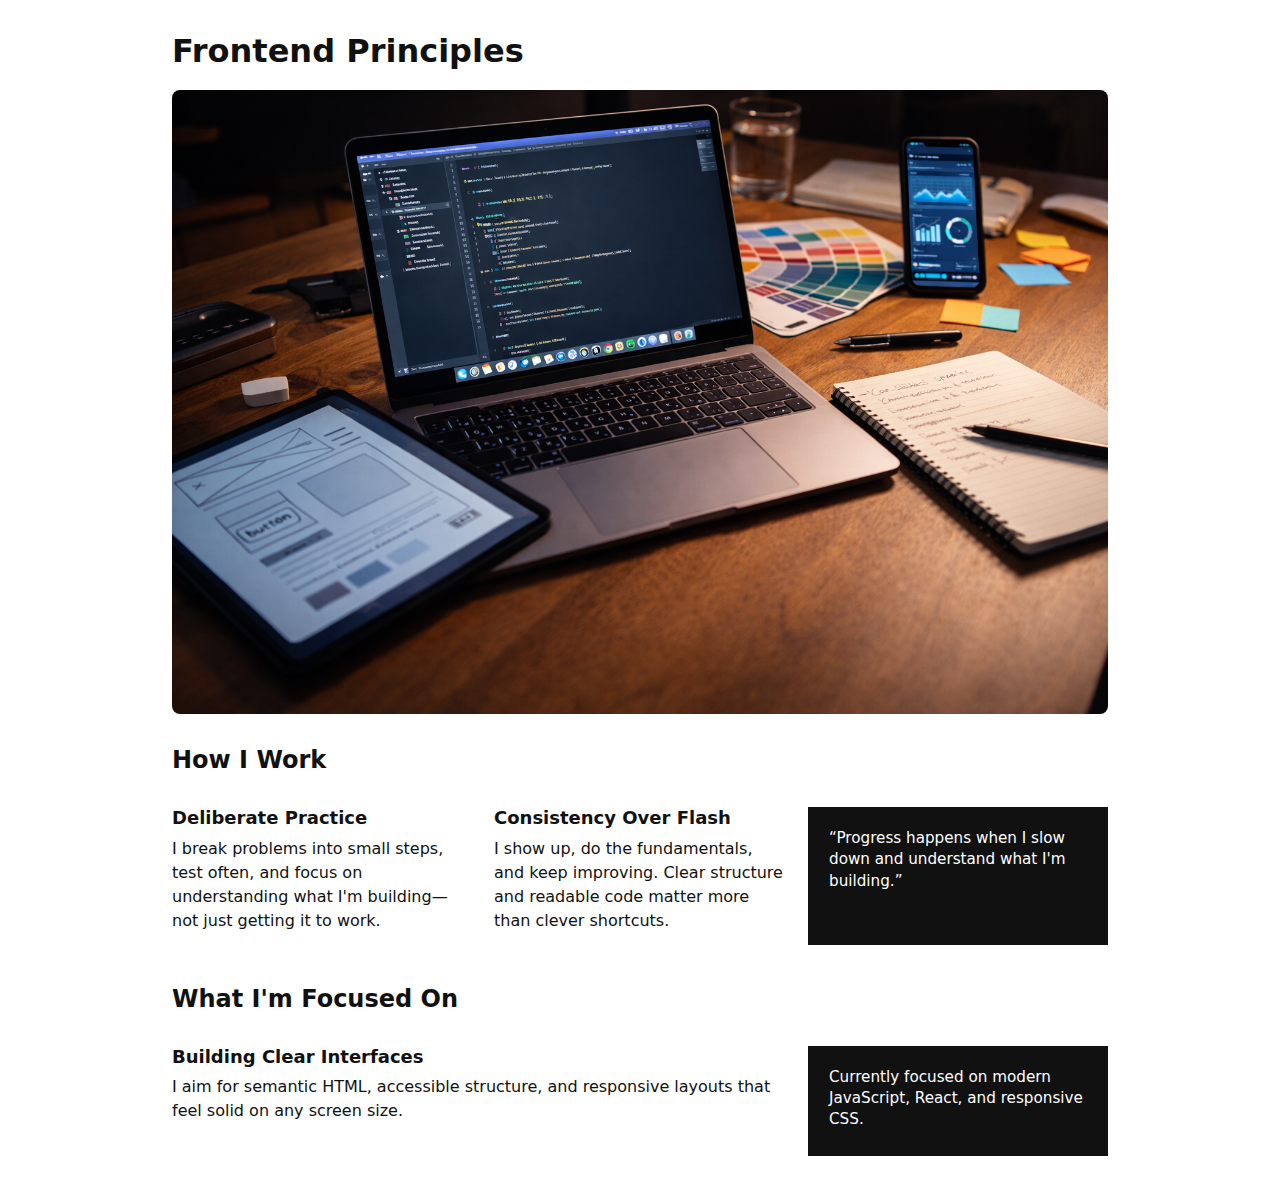
<file: index.html>
<!doctype html>
<html lang="en">
  <head>
    <meta charset="UTF-8" />
    <meta name="viewport" content="width=device-width, initial-scale=1.0" />
    <title>Frontend Principles</title>
    <link rel="stylesheet" href="./css/style.css" />
  </head>
  <body class="page">
    <div class="container">
        <header class="site-header">
          <h1>Frontend Principles</h1>
          <img
            class="hero"
            src="./images/projectCodeImg.png"
            alt="Front-end developer workspace with code and design tools"
          />
        </header>
        <main class="site-main">
          <section
            class="section section--three"
            aria-labelledby="principles-title"
          >
            <h2 id="principles-title">How I Work</h2>
            <article class="card">
              <h3>Deliberate Practice</h3>
              <p>
                I break problems into small steps, test often, and focus on
                understanding what I'm building—not just getting it to work.
              </p>
            </article>
            <article class="card">
              <h3>Consistency Over Flash</h3>
              <p>
                I show up, do the fundamentals, and keep improving. Clear structure
                and readable code matter more than clever shortcuts.
              </p>
            </article>
            <aside class="callout">
              <p>
                “Progress happens when I slow down and understand what I'm
                building.”
              </p>
            </aside>
          </section>
          <section class="section section--two" aria-labelledby="focus-title">
            <h2 id="focus-title">What I'm Focused On</h2>
            <article class="card">
              <h3>Building Clear Interfaces</h3>
              <p>
                I aim for semantic HTML, accessible structure, and responsive
                layouts that feel solid on any screen size.
              </p>
            </article>
            <aside class="callout">
              <p>
                Currently focused on modern JavaScript, React, and responsive CSS.
              </p>
            </aside>
          </section>
        </main>
    </div>
  </body>
</html>
</file>
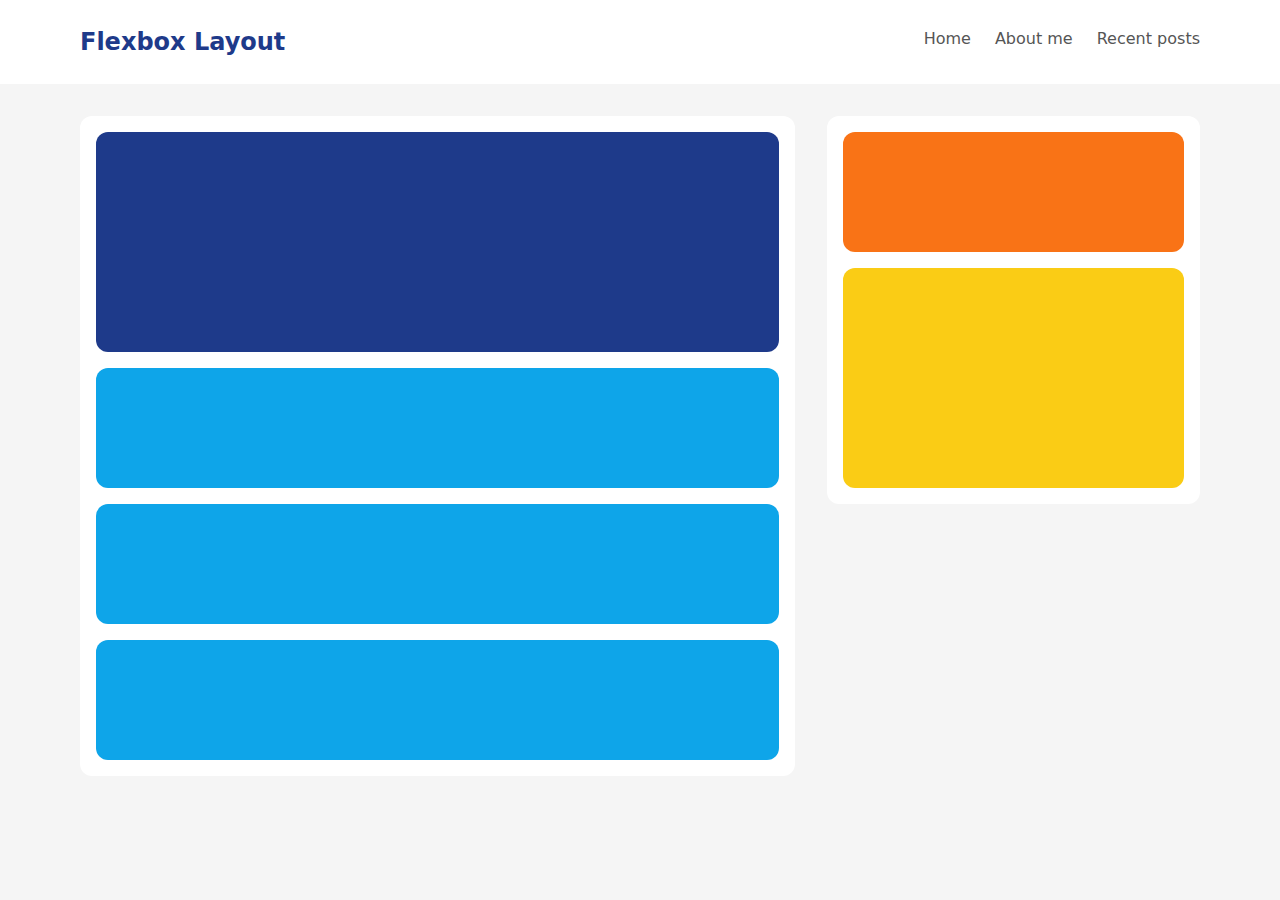
<file: 01-flexbox-blog-layout/index.html>
<!DOCTYPE html>
<html lang="en">
<head>
    <meta charset="UTF-8">
    <meta name="viewport" content="width=device-width, initial-scale=1.0">
    <title>Flexbox Blog Layout</title>
    <link rel="stylesheet" href="./style.css">
</head>
<body>
    
    <header class="site-header">
        <div class="container header-inner">
            <div class="brand">Flexbox Layout</div>
            <nav class="nav">
                <a href="#">Home</a>
                <a href="#">About me</a>
                <a href="#">Recent posts</a>
            </nav>
        </div>
    </header>

    <main class="page">
        <div class="container layout">
            <section class="feed">
                <div class="box box--hero"></div>
                <div class="box box--post"></div>
                <div class="box box--post"></div>
                <div class="box box--post"></div>
            </section>

            <aside class="sidebar">
                <div class="box box--side"></div>
                <div class="box box--side-tall"></div>
            </aside>
        </div>
    </main>

</body>
</html>
</file>
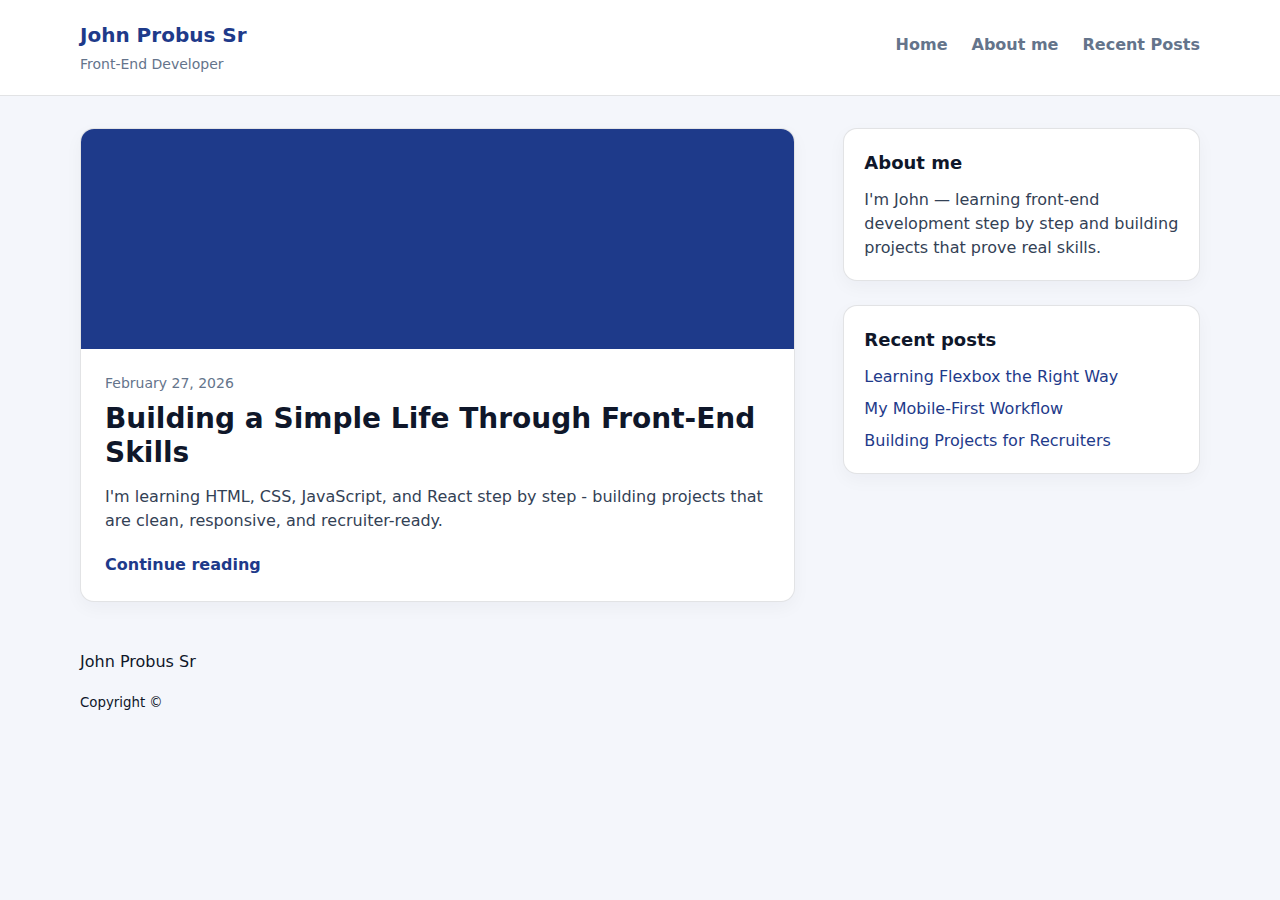
<file: 02-personal-blog-layout/index.html>
<!doctype html>
<html lang="en">
  <head>
    <meta charset="UTF-8" />
    <meta name="viewport" content="width=device-width, initial-scale=1.0" />
    <title>Personal Blog</title>
    <link rel="stylesheet" href="./style.css" />
  </head>
  <body>
    <header class="site-header">
      <div class="container header-inner">
        <a href="#" class="brand">
          <span class="brand__title">John Probus Sr</span>
          <span class="brand__tagline">Front-End Developer</span>
        </a>

        <nav class="nav" aria-label="Primary">
          <a href="#">Home</a>
          <a href="#">About me</a>
          <a href="#">Recent Posts</a>
        </nav>
      </div>
    </header>

    <main class="page">
      <div class="container layout">
        <article class="post">
          <div class="post__image"></div>
          <div class="post__body">
            <p class="post__meta">February 27, 2026</p>
            <h1 class="post__title">
              Building a Simple Life Through Front-End Skills
            </h1>
            <p class="post__text">
              I'm learning HTML, CSS, JavaScript, and React step by step -
              building projects that are clean, responsive, and recruiter-ready.
            </p>
            <a href="#" class="post__link">Continue reading</a>
          </div>
        </article>

        <aside class="sidebar">
          <section class="widget">
            <h2 class="widget__title">About me</h2>
            <p class="widget__text">
              I'm John — learning front-end development step by step and
              building projects that prove real skills.
            </p>
          </section>
          <section class="widget">
            <h2 class="widget__title">Recent posts</h2>
            <ul class="widget__list">
              <li><a href="#">Learning Flexbox the Right Way</a></li>
              <li><a href="#">My Mobile-First Workflow</a></li>
              <li><a href="#">Building Projects for Recruiters</a></li>
            </ul>
          </section>
        </aside>
      </div>
    </main>

    <footer class="site-footer">
      <div class="container footer-inner">
        <p>John Probus Sr</p>
        <small>Copyright &copy;</small>
      </div>
    </footer>
  </body>
</html>
</file>
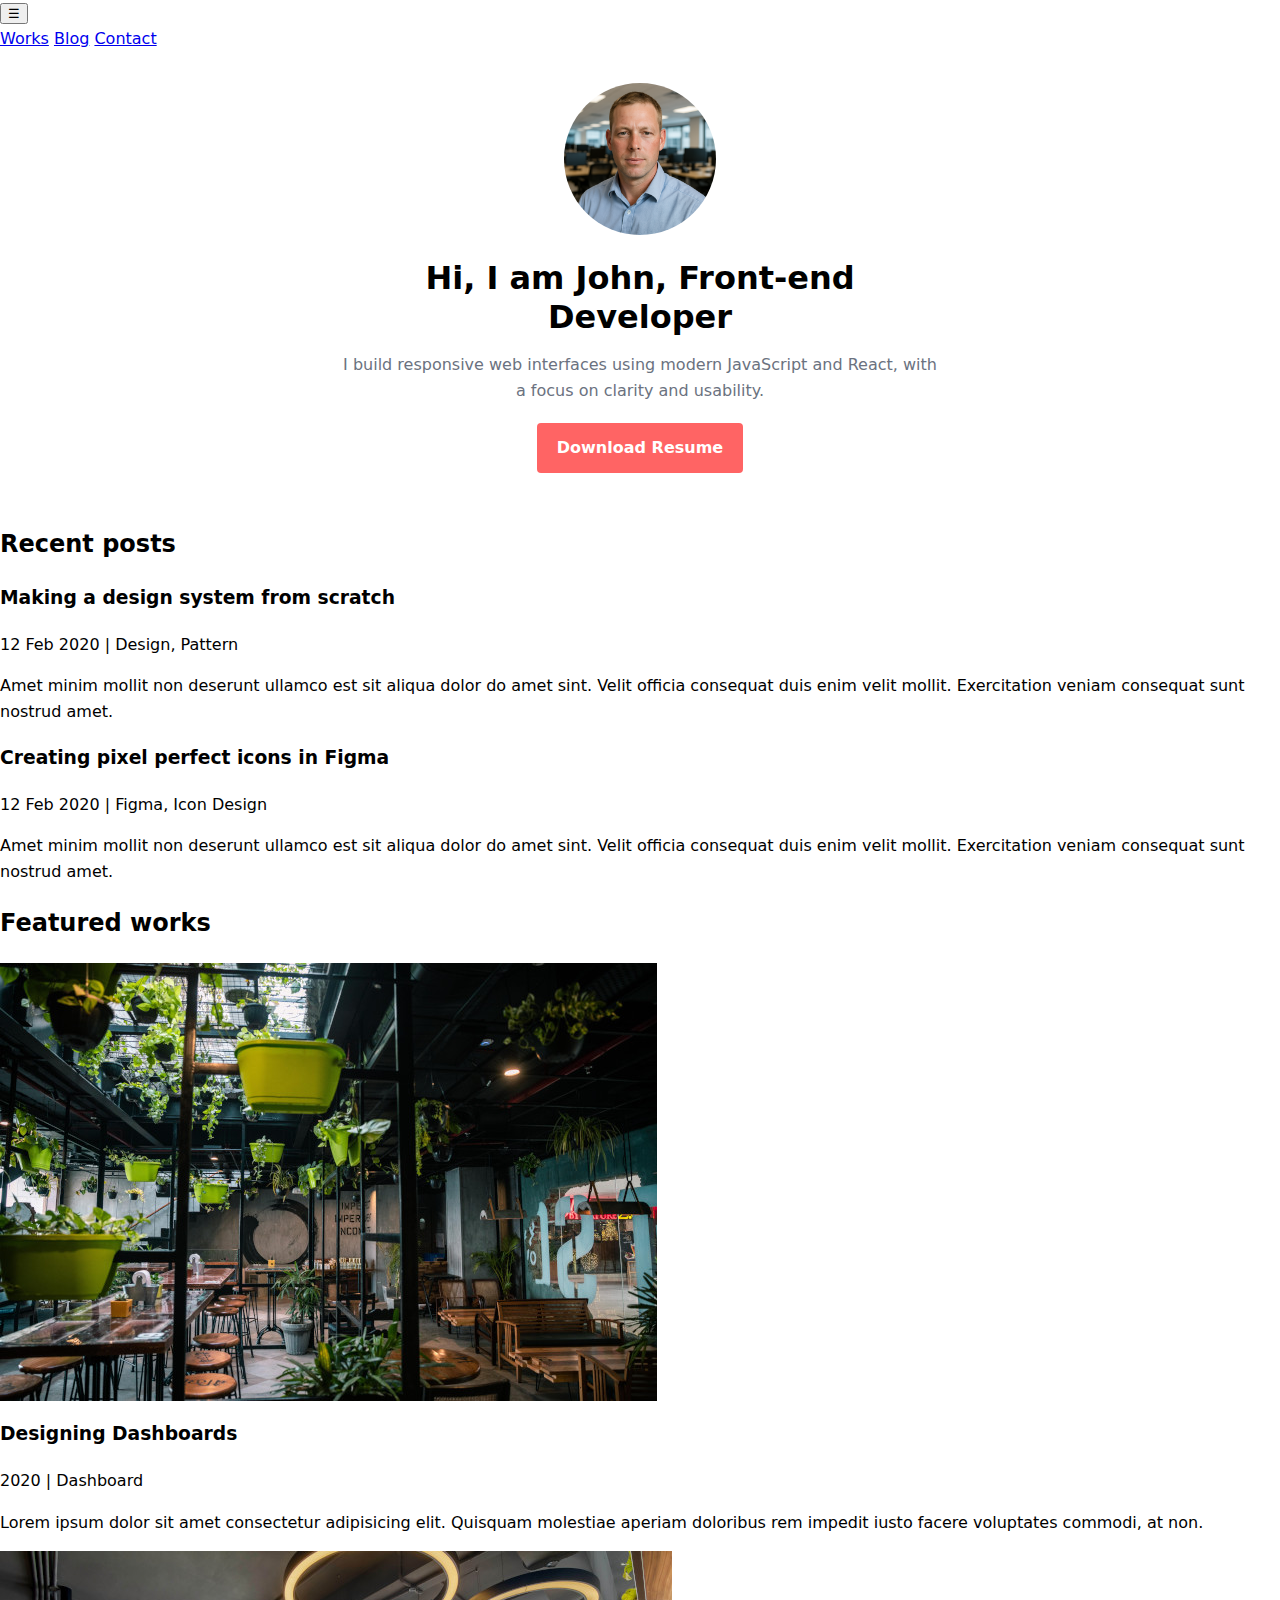
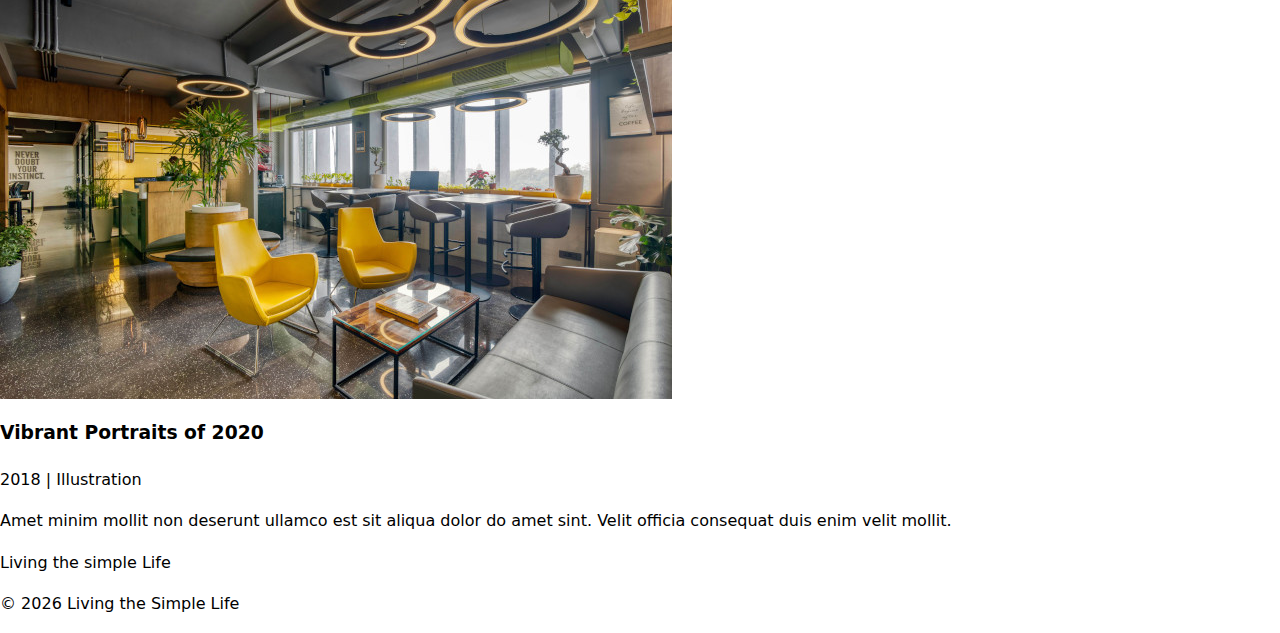
<file: Layout1/index.html>
<!doctype html>
<html lang="en">
  <head>
    <meta charset="UTF-8" />
    <meta name="viewport" content="width=device-width, initial-scale=1.0" />
    <title>Layout 1 Portfolio</title>
    <link rel="stylesheet" href="css/style.css" />
  </head>
  <body>
    <header class="site-header">
      <div class="container">
        <button class="site-header__menu" aria-label="Open menu">
          &#9776;
        </button>
        <nav class="site-header__nav" aria-label="Primary navigation">
          <a href="#">Works</a>
          <a href="#">Blog</a>
          <a href="#">Contact</a>
        </nav>
      </div>
    </header>

    <main>
      <section aria-label="Hero" class="hero">
        <div class="container">
          <img
            class="hero__image"
            src="./images/profile-picture.PNG"
            alt="Image of John Probus"
          />
          <div class="hero__content">
            <h1>Hi, I am John, Front-end Developer</h1>
            <p>
              I build responsive web interfaces using modern JavaScript and
              React, with a focus on clarity and usability.
            </p>
            <a href="#">Download Resume</a>
          </div>
        </div>
      </section>
      <section aria-label="Recent posts" class="recent-posts">
        <div class="container">
          <header>
            <h2>Recent posts</h2>
          </header>
          <div class="posts-grid">
            <article>
              <h3>Making a design system from scratch</h3>
              <p>12 Feb 2020 | Design, Pattern</p>
              <p>
                Amet minim mollit non deserunt ullamco est sit aliqua dolor do
                amet sint. Velit officia consequat duis enim velit mollit.
                Exercitation veniam consequat sunt nostrud amet.
              </p>
            </article>
            <article>
              <h3>Creating pixel perfect icons in Figma</h3>
              <p>12 Feb 2020 | Figma, Icon Design</p>
              <p>
                Amet minim mollit non deserunt ullamco est sit aliqua dolor do
                amet sint. Velit officia consequat duis enim velit mollit.
                Exercitation veniam consequat sunt nostrud amet.
              </p>
            </article>
          </div>
        </div>
      </section>
      <section aria-label="Featured works" class="featured-works">
        <div class="container">
          <h2>Featured works</h2>
          <article class="work">
            <img src="./images/sky-garden.jpg" alt="Design of a green house" />
            <div>
              <h3>Designing Dashboards</h3>
              <p class="work__meta">
                <span class="work__year">2020</span> |
                <span class="work__tag">Dashboard</span>
              </p>
              <p>
                Lorem ipsum dolor sit amet consectetur adipisicing elit.
                Quisquam molestiae aperiam doloribus rem impedit iusto facere
                voluptates commodi, at non.
              </p>
            </div>
          </article>
          <article class="work">
            <img src="./images/hygge.jpg" alt="Vibrant portraits project" />
            <div>
              <h3>Vibrant Portraits of 2020</h3>
              <p class="work__meta">
                <span class="work__year">2018</span> |
                <span class="work__tag">Illustration</span>
              </p>
              <p>
                Amet minim mollit non deserunt ullamco est sit aliqua dolor do
                amet sint. Velit officia consequat duis enim velit mollit.
              </p>
            </div>
          </article>
        </div>
      </section>
    </main>

    <footer class="site-footer">
      <div class="container footer-inner">
        <p class="footer-title">Living the simple Life</p>
        <p class="footer-copy">&copy; 2026 Living the Simple Life</p>
      </div>
    </footer>
  </body>
</html>
</file>
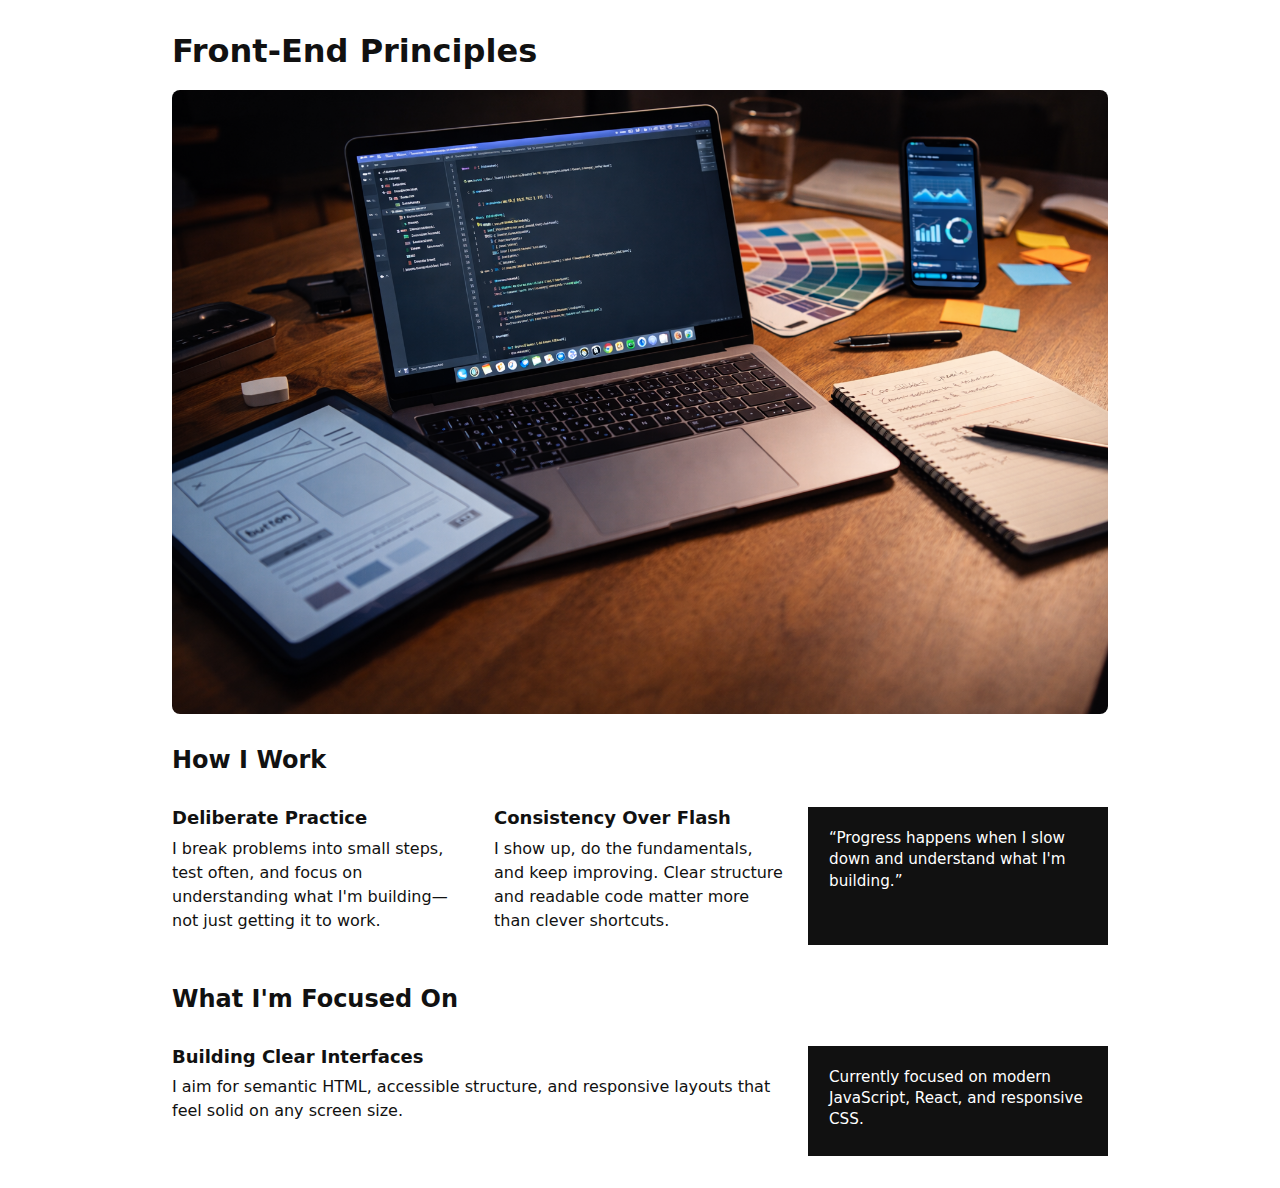
<file: layoutPractice1/index.html>
<!doctype html>
<html lang="en">
  <head>
    <meta charset="UTF-8" />
    <meta name="viewport" content="width=device-width, initial-scale=1.0" />
    <title>Frontend Principles</title>
    <link rel="stylesheet" href="./css/style.css" />
  </head>
  <body class="page">
    <div class="container">
        <header class="site-header">
          <h1>Front-End Principles</h1>
          <img
            class="hero"
            src="./images/projectCodeImg.png"
            alt="Front-end developer workspace with code and design tools"
          />
        </header>
        <main class="site-main">
          <section
            class="section section--three"
            aria-labelledby="principles-title"
          >
            <h2 id="principles-title">How I Work</h2>
            <article class="card">
              <h3>Deliberate Practice</h3>
              <p>
                I break problems into small steps, test often, and focus on
                understanding what I'm building—not just getting it to work.
              </p>
            </article>
            <article class="card">
              <h3>Consistency Over Flash</h3>
              <p>
                I show up, do the fundamentals, and keep improving. Clear structure
                and readable code matter more than clever shortcuts.
              </p>
            </article>
            <aside class="callout">
              <p>
                “Progress happens when I slow down and understand what I'm
                building.”
              </p>
            </aside>
          </section>
          <section class="section section--two" aria-labelledby="focus-title">
            <h2 id="focus-title">What I'm Focused On</h2>
            <article class="card">
              <h3>Building Clear Interfaces</h3>
              <p>
                I aim for semantic HTML, accessible structure, and responsive
                layouts that feel solid on any screen size.
              </p>
            </article>
            <aside class="callout">
              <p>
                Currently focused on modern JavaScript, React, and responsive CSS.
              </p>
            </aside>
          </section>
        </main>
    </div>
  </body>
</html>
</file>
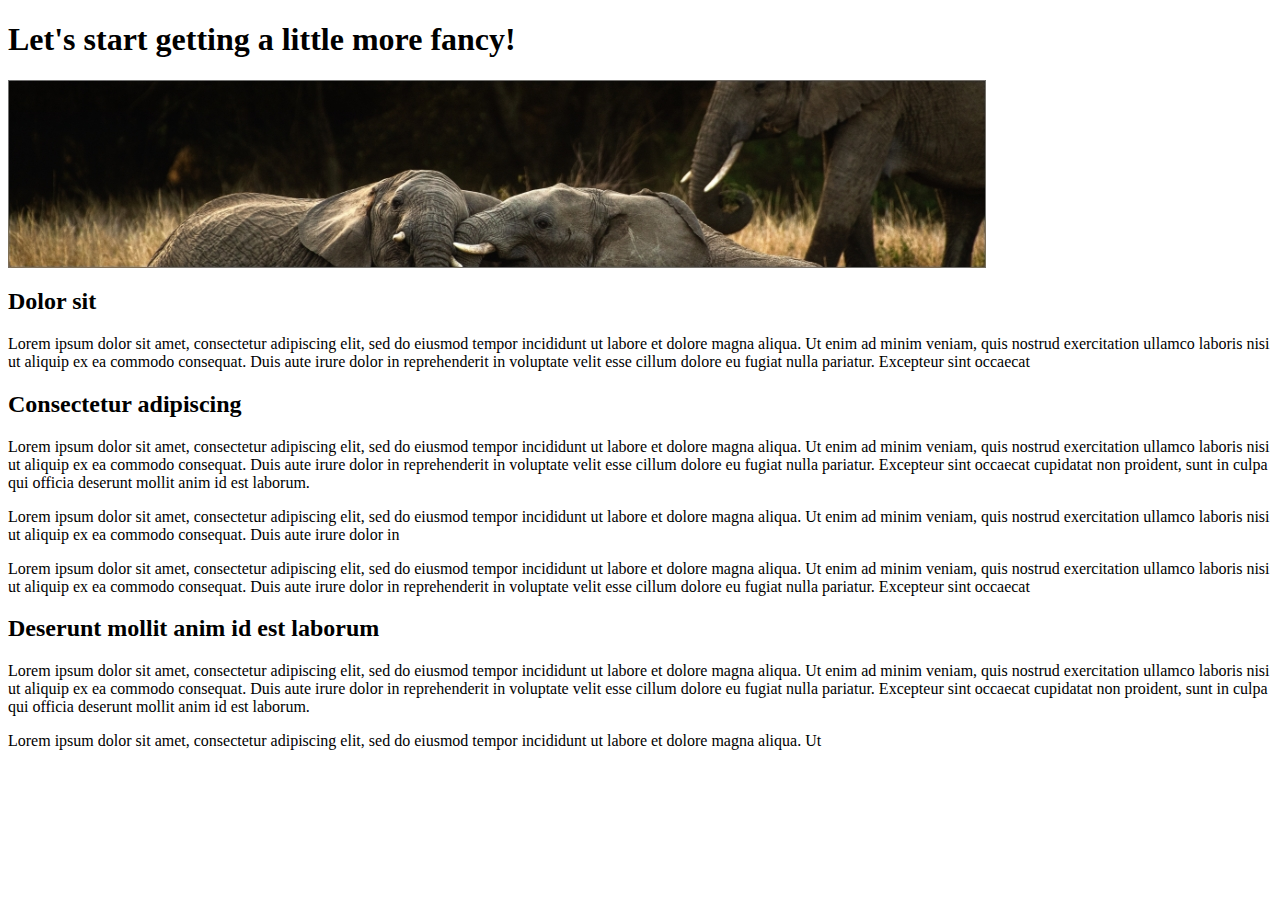
<file: layoutPractice2/index.html>
<!doctype html>
<html lang="en">
  <head>
    <meta charset="UTF-8" />
    <meta name="viewport" content="width=device-width, initial-scale=1.0" />
    <title>Responsive Design</title>
    <link rel="stylesheet" href="./css/style.css" />
  </head>
  <body>
    <div class="container">
      <h1>Let's start getting a little more fancy!</h1>
      <img src="./images/elephants.jpg" alt="Elephants playing in a field." />

      <div class="columns">
        <div class="col">
          <h2>Dolor sit</h2>
          <p>
            Lorem ipsum dolor sit amet, consectetur adipiscing elit, sed do
            eiusmod tempor incididunt ut labore et dolore magna aliqua. Ut enim
            ad minim veniam, quis nostrud exercitation ullamco laboris nisi ut
            aliquip ex ea commodo consequat. Duis aute irure dolor in
            reprehenderit in voluptate velit esse cillum dolore eu fugiat nulla
            pariatur. Excepteur sint occaecat
          </p>
        </div>
        <div class="col">
          <h2>Consectetur adipiscing</h2>
          <p>
            Lorem ipsum dolor sit amet, consectetur adipiscing elit, sed do
            eiusmod tempor incididunt ut labore et dolore magna aliqua. Ut enim
            ad minim veniam, quis nostrud exercitation ullamco laboris nisi ut
            aliquip ex ea commodo consequat. Duis aute irure dolor in
            reprehenderit in voluptate velit esse cillum dolore eu fugiat nulla
            pariatur. Excepteur sint occaecat cupidatat non proident, sunt in
            culpa qui officia deserunt mollit anim id est laborum.
          </p>
          <p>
            Lorem ipsum dolor sit amet, consectetur adipiscing elit, sed do
            eiusmod tempor incididunt ut labore et dolore magna aliqua. Ut enim
            ad minim veniam, quis nostrud exercitation ullamco laboris nisi ut
            aliquip ex ea commodo consequat. Duis aute irure dolor in
          </p>
        </div>
        <div class="col">
          <p>
            Lorem ipsum dolor sit amet, consectetur adipiscing elit, sed do
            eiusmod tempor incididunt ut labore et dolore magna aliqua. Ut enim
            ad minim veniam, quis nostrud exercitation ullamco laboris nisi ut
            aliquip ex ea commodo consequat. Duis aute irure dolor in
            reprehenderit in voluptate velit esse cillum dolore eu fugiat nulla
            pariatur. Excepteur sint occaecat
          </p>
        </div>
      </div>

      <div class="columns">
        <div class="col">
          <h2>Deserunt mollit anim id est laborum</h2>
          <p>
            Lorem ipsum dolor sit amet, consectetur adipiscing elit, sed do
            eiusmod tempor incididunt ut labore et dolore magna aliqua. Ut enim
            ad minim veniam, quis nostrud exercitation ullamco laboris nisi ut
            aliquip ex ea commodo consequat. Duis aute irure dolor in
            reprehenderit in voluptate velit esse cillum dolore eu fugiat nulla
            pariatur. Excepteur sint occaecat cupidatat non proident, sunt in
            culpa qui officia deserunt mollit anim id est laborum.
          </p>
        </div>
        <div class="col">
          <p>Lorem ipsum dolor sit amet, consectetur adipiscing elit, sed do eiusmod tempor incididunt ut labore et dolore magna aliqua. Ut</p>
        </div>
      </div>
    </div>
  </body>
</html>
</file>
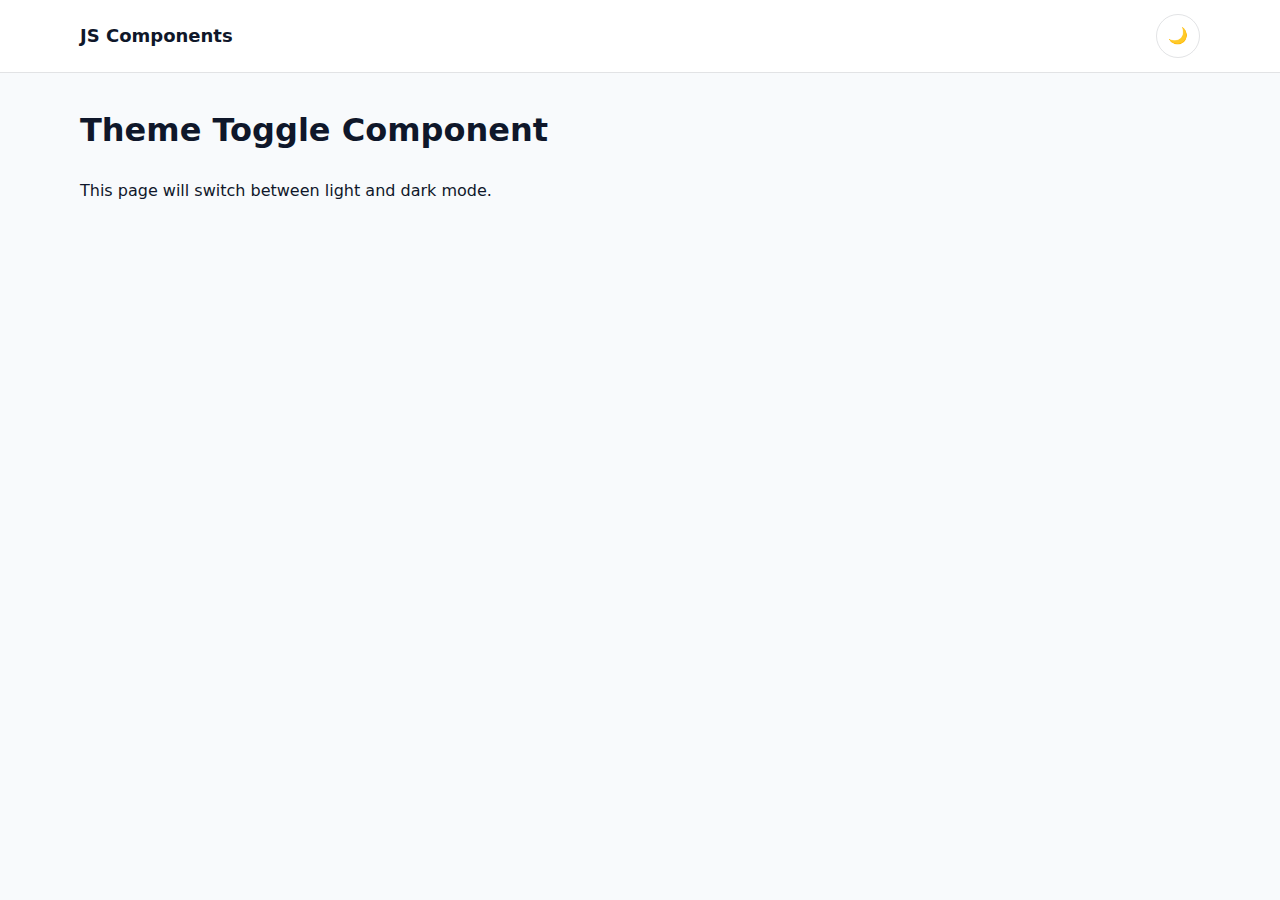
<file: theme-toggle/index.html>
<!doctype html>
<html lang="en">
  <head>
    <meta charset="UTF-8" />
    <meta name="viewport" content="width=device-width, initial-scale=1.0" />
    <title>Theme Toggle</title>
    <link rel="stylesheet" href="./style.css" />
  </head>
  <body>
    <header class="site-header">
      <div class="container header-inner">
        <a href="#" class="brand">JS Components</a>
        <button id="themeToggle" class="theme-toggle" aria-label="Toggle theme">
          🌙
        </button>
      </div>
    </header>

    <main class="container">
      <h1 id="toggleHeading">Theme Toggle Component</h1>
      <p>This page will switch between light and dark mode.</p>
    </main>

    <script src="./script.js"></script>
  </body>
</html>
</file>
<file: css/style.css>
*,
*::before,
*::after {
  box-sizing: border-box;
}

body {
  margin: 0;
  font-family:
    system-ui,
    -apple-system,
    BlinkMacSystemFont,
    'Segoe UI',
    Roboto,
    Oxygen,
    Ubuntu,
    Cantarell,
    'Open Sans',
    'Helvetica Neue',
    sans-serif;
  color: #111;
}

h1,
h2,
h3 {
  line-height: 1.2;
  margin-top: 0;
}

h1 {
  font-size: 2rem;
  margin-bottom: 1rem;
}

h2 {
  font-size: 1.5rem;
  margin-bottom: 1rem;
}

h3 {
  font-size: 1.125rem;
  margin-bottom: 0.5rem;
}

p {
  margin-top: 0;
  margin-bottom: 1rem;
}

.page {
  min-height: 100vh;
  line-height: 1.5;
}

.container {
  width: min(1000px, 100%);
  margin-inline: auto;
  padding-inline: clamp(1rem, 4vw, 2rem);
  padding-block: 2rem;
}

.site-header {
  margin-bottom: 2rem;
}

.site-header h1 {
  margin-bottom: 1.25rem;
}

.hero {
  display: block;
  max-width: 100%;
  height: auto;
  border-radius: 0.5rem;
}

.site-main {
  display: flex;
  flex-direction: column;
  gap: 2.5rem;
}

.section {
  display: flex;
  flex-direction: column;
  margin-bottom: 0;
  gap: 1.5rem;
}

.section > h2 {
  margin-bottom: 0.25rem;
}

.card {
  padding: 0;
}

.card p {
  margin-bottom: 0.75rem;
  max-width: 55ch;
}

.callout {
  background: #111;
  color: #fff;
  padding: 1.25rem;
  border: 1px solid #111;
  min-height: 110px;
}

.callout p {
  margin: 0;
  font-size: 0.95rem;
  line-height: 1.4;
}

.card,
.callout {
  display: flex;
  flex-direction: column;
}

@media (min-width: 800px) {
  .section {
    display: flex;
    flex-direction: row;
    flex-wrap: wrap;
    align-items: stretch;
  }

  .section > h2 {
    flex: 0 0 100%;
    margin-bottom: 0.5rem;
  }

  .section--three {
    flex-wrap: nowrap;
  }

  .section--three,
  .section--two {
    flex-wrap: wrap;
  }

  .section--two .callout {
    margin-left: auto;
  }

  .callout {
    flex: 0 0 300px;
  }

  .section--three .card {
    flex: 1 1 0;
    min-width: 0;
  }

  .section--two .card {
    flex: 1 1 auto;
    min-width: 0;
  }

  .section--three .card + .card {
    padding-left: 0.5rem;
  }

  .card p {
    max-width: 60ch;
  }
}
</file>
<file: 01-flexbox-blog-layout/style.css>
:root {
  --clr-bg: #f5f5f5;
  --clr-surface: #ffffff;
  --clr-primary: #1e3a8a;
  --clr-accent: #facc15;
  --clr-post: #0ea5e9;
  --clr-sidebar: #f97316;
}

*,
*::before,
*::after {
  box-sizing: border-box;
}

body {
  margin: 0;
  font-family: system-ui, sans-serif;
  line-height: 1.5;
  background: var(--clr-bg);
}

.site-header {
  background: var(--clr-surface);
  padding-block: 1.5rem;
}

.header-inner {
  display: flex;
  flex-direction: column;
  align-items: center;
  gap: 1rem;
}

.container {
  width: min(100% - 2rem, 70rem);
  margin-inline: auto;
}

.layout {
  display: flex;
  flex-direction: column;
  gap: 2rem;
}

.page {
    padding-block: 2rem;
}

.feed {
    display: flex;
    flex-direction: column;
}

.brand {
  font-size: 1.5rem;
  font-weight: 700;
  color: var(--clr-primary);
}

.nav {
  display: flex;
  gap: 1.5rem;
}

.nav a {
  text-decoration: none;
  color: #555;
  font-weight: 500;
  padding-bottom: 0.25rem;
  border-bottom: 2px solid transparent;
  transition: border-color 150ms ease, color 150ms ease;
}

.nav a:hover {
    color: var(--clr-primary);
    border-bottom-color: var(--clr-primary);
}

.box {
  border-radius: 12px;
  min-height: 120px;
}

.feed,
.sidebar {
    display: flex;
    flex-direction: column;
    gap: 1rem;
    background: var(--clr-surface);
    padding: 1rem;
    border-radius: 12px;
}

.box--hero {
  background: var(--clr-primary);
  min-height: 220px;
}

.box--post {
  background: var(--clr-post);
}

.box--side {
  background: var(--clr-sidebar);
}

.box--side-tall {
  min-height: 220px;
  background: var(--clr-accent);
}

@media (min-width: 768px) {
    .layout {
        flex-direction: row;
        align-items: flex-start;
    }

    .feed {
        flex: 2;
    }

    .sidebar {
        flex: 1;
    }

    .header-inner {
        flex-direction: row;
        justify-content: space-between;
        align-items: center;
    }
}
</file>
<file: 02-personal-blog-layout/style.css>
:root {
  --bg: #f4f6fb;
  --surface: #ffffff;
  --text: #0f172a;
  --muted: #64748b;
  --accent: #1e3a8a;
  --border: rgba(15, 23, 42, 0.12);

  --radius: 14px;
  --container: 70rem;
}

*,
*::before,
*::after {
  box-sizing: border-box;
}

body {
  margin: 0;
  font-family: system-ui, sans-serif;
  background: var(--bg);
  color: var(--text);
  line-height: 1.5;
}

a {
  color: inherit;
}

.container {
  width: min(100% - 2rem, var(--container));
  margin-inline: auto;
}

.page {
  padding-block: 2rem;
}

.site-header {
  background: var(--surface);
  border-bottom: 1px solid var(--border);
  padding-block: 1.25rem;
}

.header-inner {
  display: flex;
  flex-direction: column;
  align-items: center;
  gap: 1rem;
}

.brand {
  text-decoration: none;
  display: inline-flex;
  flex-direction: column;
  align-items: center;
  gap: 0.25rem;
}

.brand__title {
  font-size: 1.25rem;
  font-weight: 700;
  color: var(--accent);
}

.brand__tagline {
  font-size: 0.875rem;
  color: var(--muted);
}

.nav {
  display: flex;
  gap: 1.5rem;
}

.nav a {
  text-decoration: none;
  font-weight: 600;
  color: var(--muted);
  padding-bottom: 0.25rem;
  border-bottom: 2px solid transparent;
  transition:
    border-color 150ms ease,
    color 150ms ease;
}

.nav a:hover {
  color: var(--accent);
  border-bottom-color: var(--accent);
}

.layout {
  display: flex;
  flex-direction: column;
  gap: 2rem;
}

.post,
.widget {
  background: var(--surface);
  border-radius: var(--radius);
  border: 1px solid var(--border);
  box-shadow: 0 6px 18px rgba(15, 23, 42, 0.04);
}

.post {
  display: flex;
  flex-direction: column;
  overflow: hidden;
}

.post__image {
  background: var(--accent);
  min-height: 220px;
}

.post__body {
  padding: 1.5rem;
  min-height: 120px;
}

.post__meta {
  font-size: 0.875rem;
  color: var(--muted);
  margin: 0 0 0.5rem;
}

.post__title {
    font-size: 1.75rem;
    line-height: 1.2;
    margin: 0 0 1rem;
}

.post__text {
    margin: 0 0 1.25rem;
    color: #334155;
}

.post__link {
    font-weight: 600;
    color: var(--accent);
    text-decoration: none;
}

.post__link {
    font-weight: 600;
    color: var(--accent);
    text-decoration: none;
}

.post__link:hover {
    text-decoration: underline;
}

.sidebar {
  display: flex;
  flex-direction: column;
  gap: 1.5rem;
}

.widget {
  padding: 1.25rem;
  min-height: 120px;
}

.widget__title {
    font-size: 1.125rem;
    margin: 0 0 0.75rem;
}

.widget__text {
    margin: 0;
    color: #334155;
}

.widget__list {
    list-style: none;
    padding: 0;
    margin: 0;
    display: flex;
    flex-direction: column;
    gap: 0.5rem;
}

.widget__list a {
    text-decoration: none;
    color: var(--accent);
    font-weight: 500;
}

.widget__list a:hover {
    text-decoration: underline;
}

@media (min-width: 768px) {
  .layout {
    flex-direction: row;
    align-items: flex-start;
    gap: 3rem;
  }

  .post {
    flex: 2;
  }

  .sidebar {
    flex: 1;
  }

  .header-inner {
    flex-direction: row;
    justify-content: space-between;
    align-items: center;
  }

  .brand {
    align-items: flex-start;
  }
}
</file>
<file: Layout1/css/style.css>
:root {
  --color-bg: #ffffff;
  --color-text: #21243d;
  --color-muted: #6b7280;
  --color-accent: #ff6464;

  --font-sans: system-ui, sans-serif;
}

*,
*::before,
*::after {
  box-sizing: border-box;
}

body {
  margin: 0;
  font-family: var(--font-sans);
  background-color: var(--color-bg);
  line-height: 1.6;
}

img {
  max-width: 100%;
  display: block;
}

.hero {
  max-width: 40rem;
  margin: 0 auto;
  padding: 2rem 1.25rem;
  text-align: center;
}

.hero h1 {
  margin: 0 0 1rem;
  font-size: 2rem;
  line-height: 1.2;
}

.hero p {
  margin: 0 0 1.25rem;
  color: var(--color-muted);
}

.hero a {
  display: inline-block;
  text-decoration: none;
  background-color: var(--color-accent);
  color: white;
  padding: 0.75rem 1.25rem;
  border-radius: 0.25rem;
  font-weight: 600;
}

.hero__image {
  width: 9.5rem;
  height: 9.5rem;
  border-radius: 50%;
  object-fit: cover;
  margin: 0 auto 1.5rem;
}

/* @media (min-width: 768px) {
  .hero {
    text-align: left;
    display: flex;
    justify-content: space-between;
    align-items: center;
    gap: 2.5rem;
  }

  .hero__image {
    margin: 0;
    width: 12rem;
    height: 12rem;
    flex: 0 0 auto;
  }
} */
</file>
<file: layoutPractice1/css/style.css>
*,
*::before,
*::after {
  box-sizing: border-box;
}

body {
  margin: 0;
  font-family:
    system-ui,
    -apple-system,
    BlinkMacSystemFont,
    'Segoe UI',
    Roboto,
    Oxygen,
    Ubuntu,
    Cantarell,
    'Open Sans',
    'Helvetica Neue',
    sans-serif;
  color: #111;
}

h1,
h2,
h3 {
  line-height: 1.2;
  margin-top: 0;
}

h1 {
  font-size: 2rem;
  margin-bottom: 1rem;
}

h2 {
  font-size: 1.5rem;
  margin-bottom: 1rem;
}

h3 {
  font-size: 1.125rem;
  margin-bottom: 0.5rem;
}

p {
  margin-top: 0;
  margin-bottom: 1rem;
}

.page {
  min-height: 100vh;
  line-height: 1.5;
}

.container {
  width: min(1000px, 100%);
  margin-inline: auto;
  padding-inline: clamp(1rem, 4vw, 2rem);
  padding-block: 2rem;
}

.site-header {
  margin-bottom: 2rem;
}

.site-header h1 {
  margin-bottom: 1.25rem;
}

.hero {
  display: block;
  max-width: 100%;
  height: auto;
  border-radius: 0.5rem;
}

.site-main {
  display: flex;
  flex-direction: column;
  gap: 2.5rem;
}

.section {
  display: flex;
  flex-direction: column;
  margin-bottom: 0;
  gap: 1.5rem;
}

.section > h2 {
  margin-bottom: 0.25rem;
}

.card {
  padding: 0;
}

.card p {
  margin-bottom: 0.75rem;
  max-width: 55ch;
}

.callout {
  background: #111;
  color: #fff;
  padding: 1.25rem;
  border: 1px solid #111;
  min-height: 110px;
}

.callout p {
  margin: 0;
  font-size: 0.95rem;
  line-height: 1.4;
}

.card,
.callout {
  display: flex;
  flex-direction: column;
}

@media (min-width: 800px) {
  .section {
    display: flex;
    flex-direction: row;
    flex-wrap: wrap;
    align-items: stretch;
  }

  .section > h2 {
    flex: 0 0 100%;
    margin-bottom: 0.5rem;
  }

  .section--three {
    flex-wrap: nowrap;
  }

  .section--three,
  .section--two {
    flex-wrap: wrap;
  }

  .section--two .callout {
    margin-left: auto;
  }

  .callout {
    flex: 0 0 300px;
  }

  .section--three .card {
    flex: 1 1 0;
    min-width: 0;
  }

  .section--two .card {
    flex: 1 1 auto;
    min-width: 0;
  }

  .section--three .card + .card {
    padding-left: 0.5rem;
  }

  .card p {
    max-width: 60ch;
  }
}
</file>
<file: layoutPractice2/css/style.css>
img {
  max-width: 100%;
  display: block;
}
</file>
<file: theme-toggle/style.css>
:root {
  --bg: #f8fafc;
  --surface: #ffffff;
  --text: #0f172a;
  --muted: #475569;
  --accent: #2563eb;
  --border: rgba(15, 23, 42, 0.12);

  --radius: 12px;
  --container: 70rem;
}

body.dark {
  --bg: #0f172a;
  --surface: #1e293b;
  --text: #f8fafc;
  --muted: #cbd5e1;
  --accent: #38bdf8;
  --border: rgba(148, 163, 184, 0.2);
}

*,
*::before,
*::after {
  box-sizing: border-box;
}

body {
  margin: 0;
  font-family: system-ui, sans-serif;
  line-height: 1.6;
  background: var(--bg);
  color: var(--text);
}

body,
.site-header,
.theme-toggle {
  transition:
    background-color 0.25s ease,
    color 0.25s ease,
    border-color 0.25s ease;
}

.theme-toggle {
  display: grid;
  place-items: center;
}

.theme-toggle:focus-visible {
  outline: 2px solid var(--accent);
  outline-offset: 3px;
}

a {
  color: inherit;
  text-decoration: none;
}

button {
  font: inherit;
}

.container {
  width: calc(100% - 2rem);
  max-width: var(--container);
  margin-inline: auto;
}

.site-header {
  border-bottom: 1px solid var(--border);
  background: var(--surface);
}

.header-inner {
  min-height: 4.5rem;
  display: flex;
  align-items: center;
  justify-content: space-between;
}

.brand {
  font-size: 1.125rem;
  font-weight: 700;
}

.theme-toggle {
  border: 1px solid var(--border);
  background: transparent;
  color: var(--text);
  width: 2.75rem;
  height: 2.75rem;
  border-radius: 999px;
  cursor: pointer;
}

.theme-toggle:hover {
  background: var(--border);
}

main {
  padding-block: 2rem;
}

h1 {
  margin-top: 0;
}
</file>
